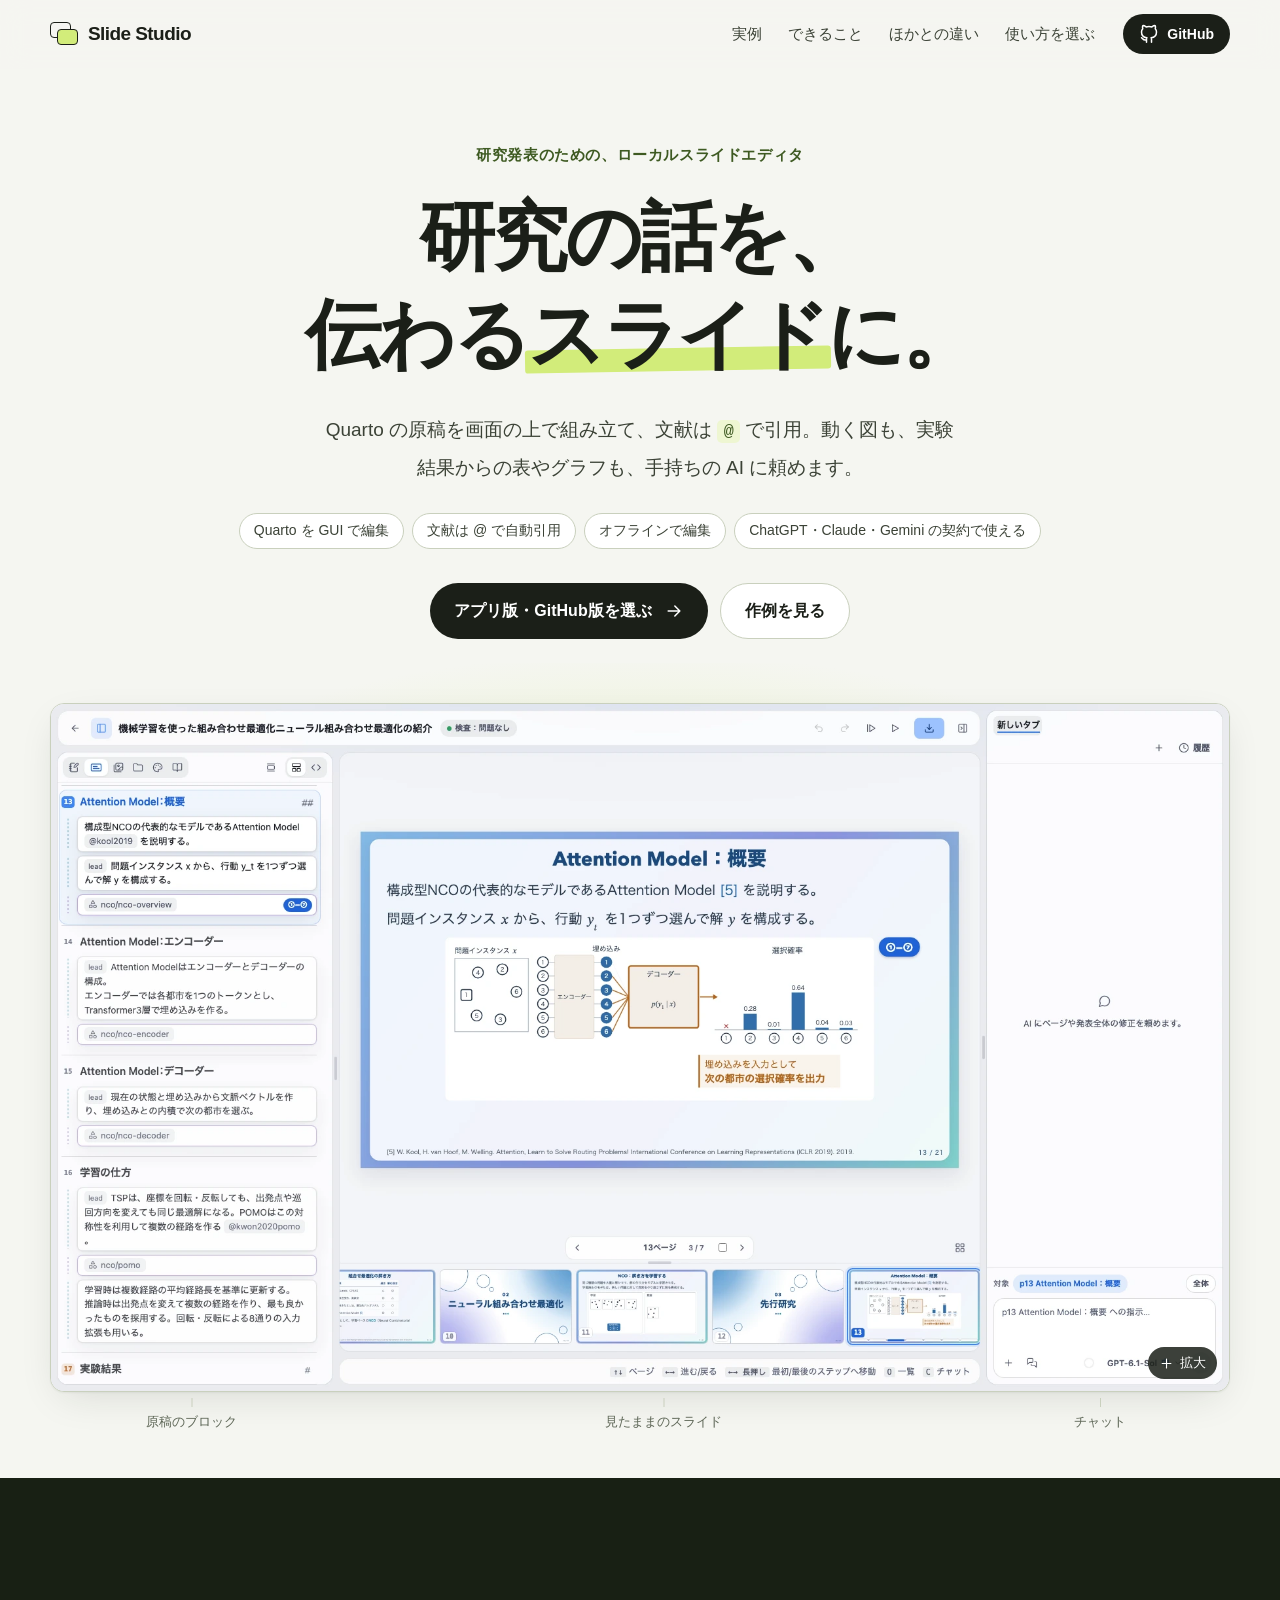
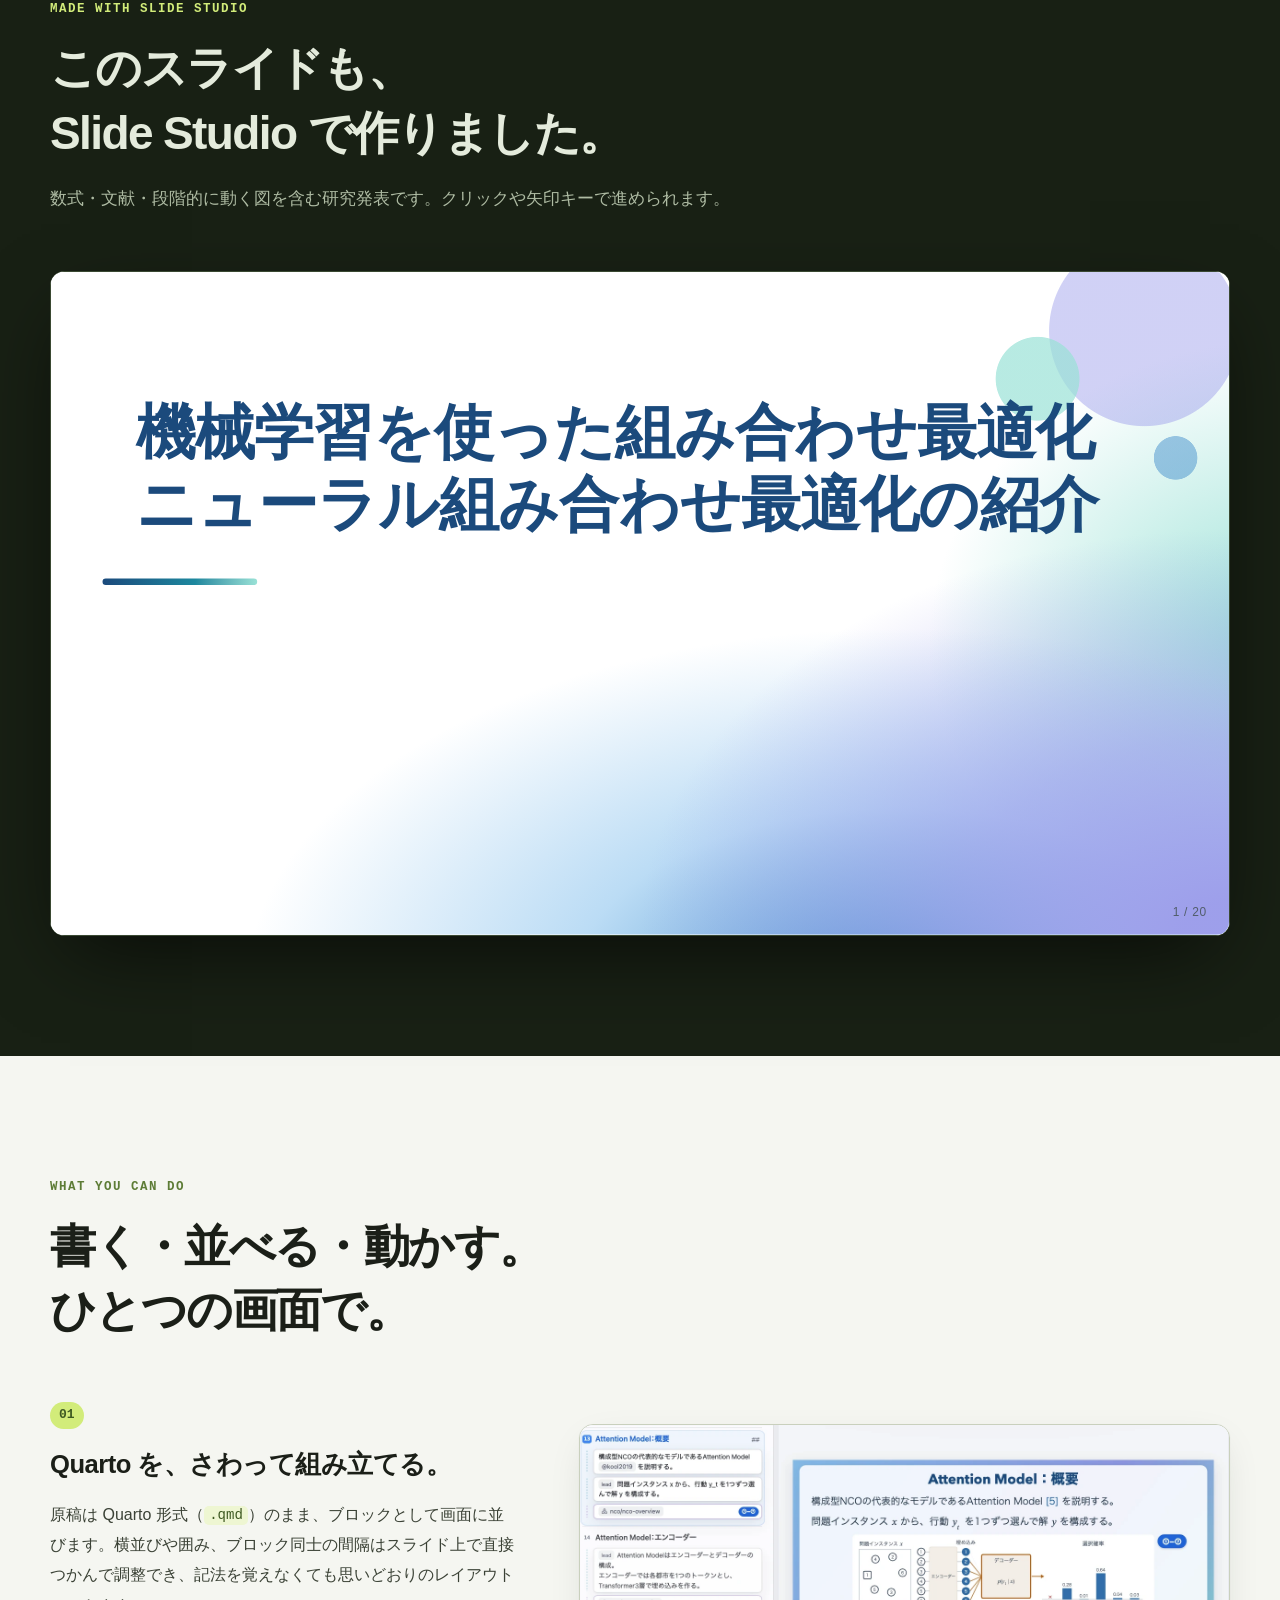
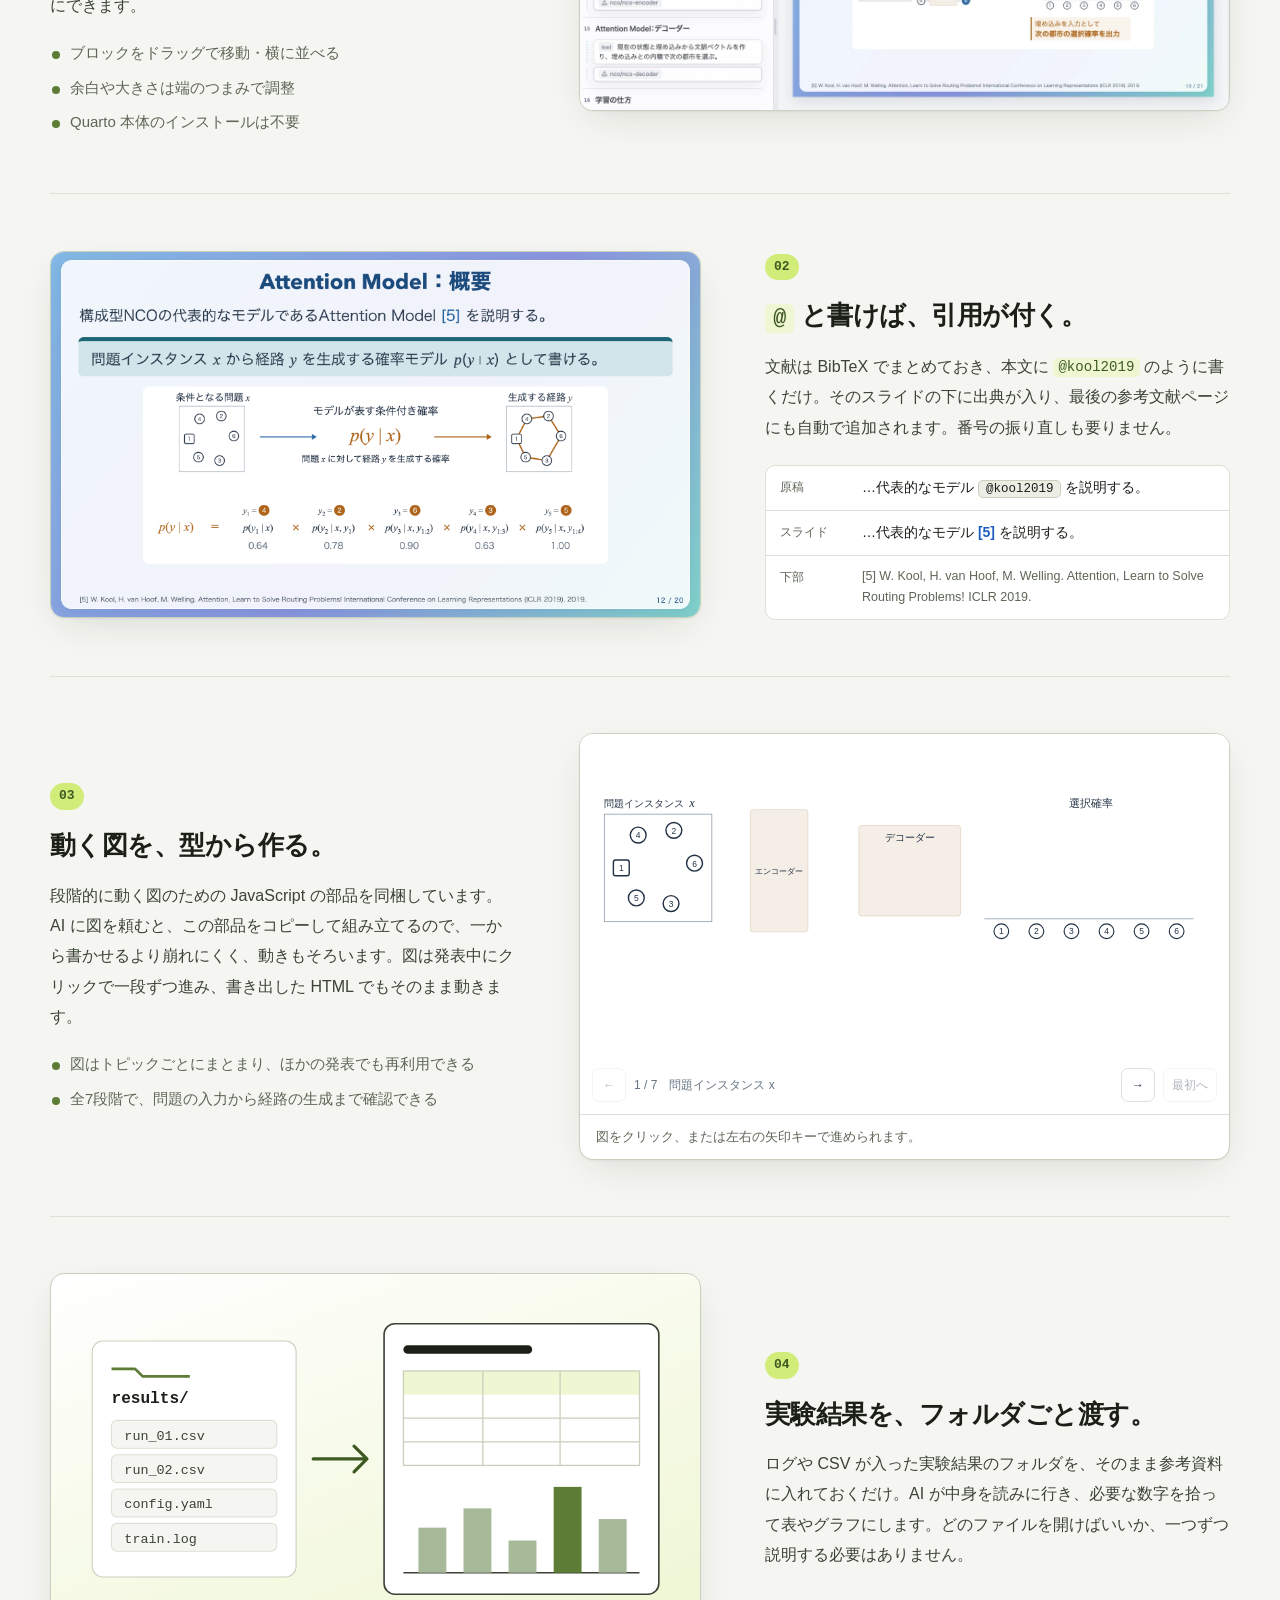
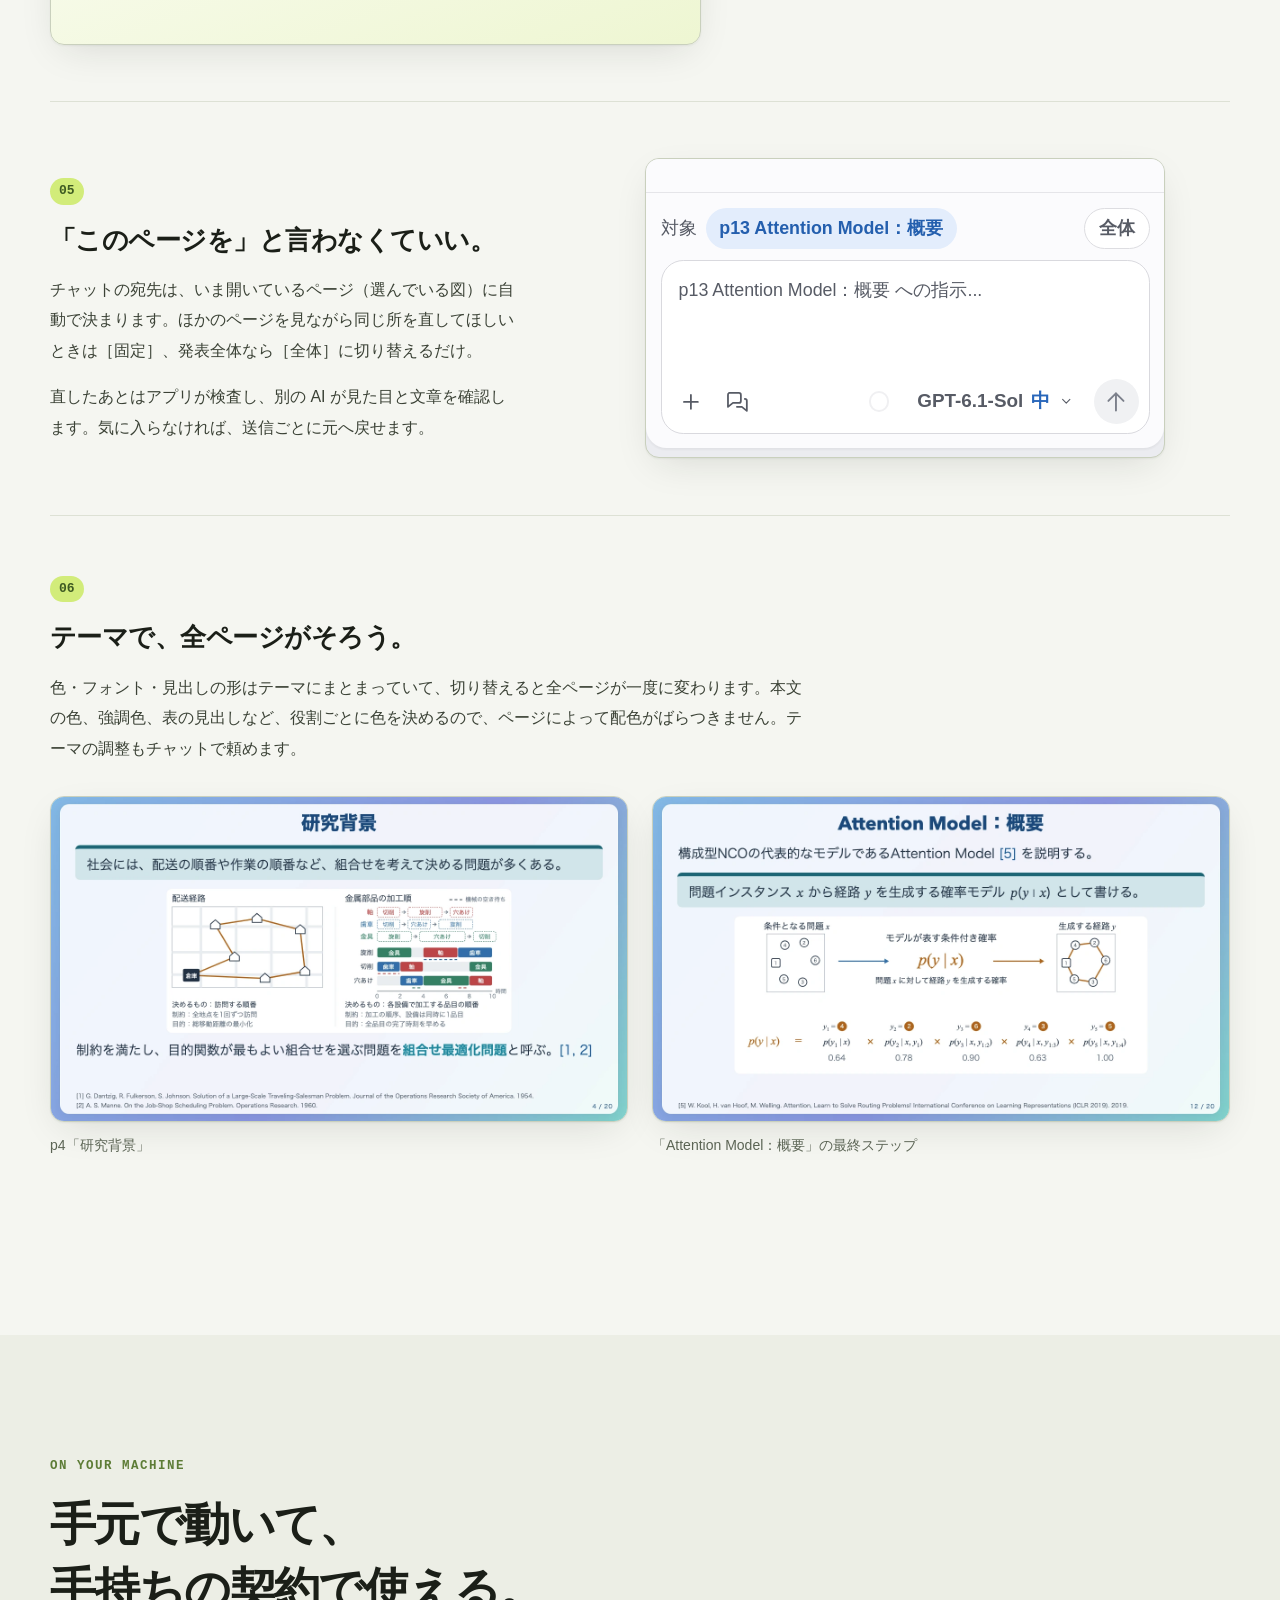
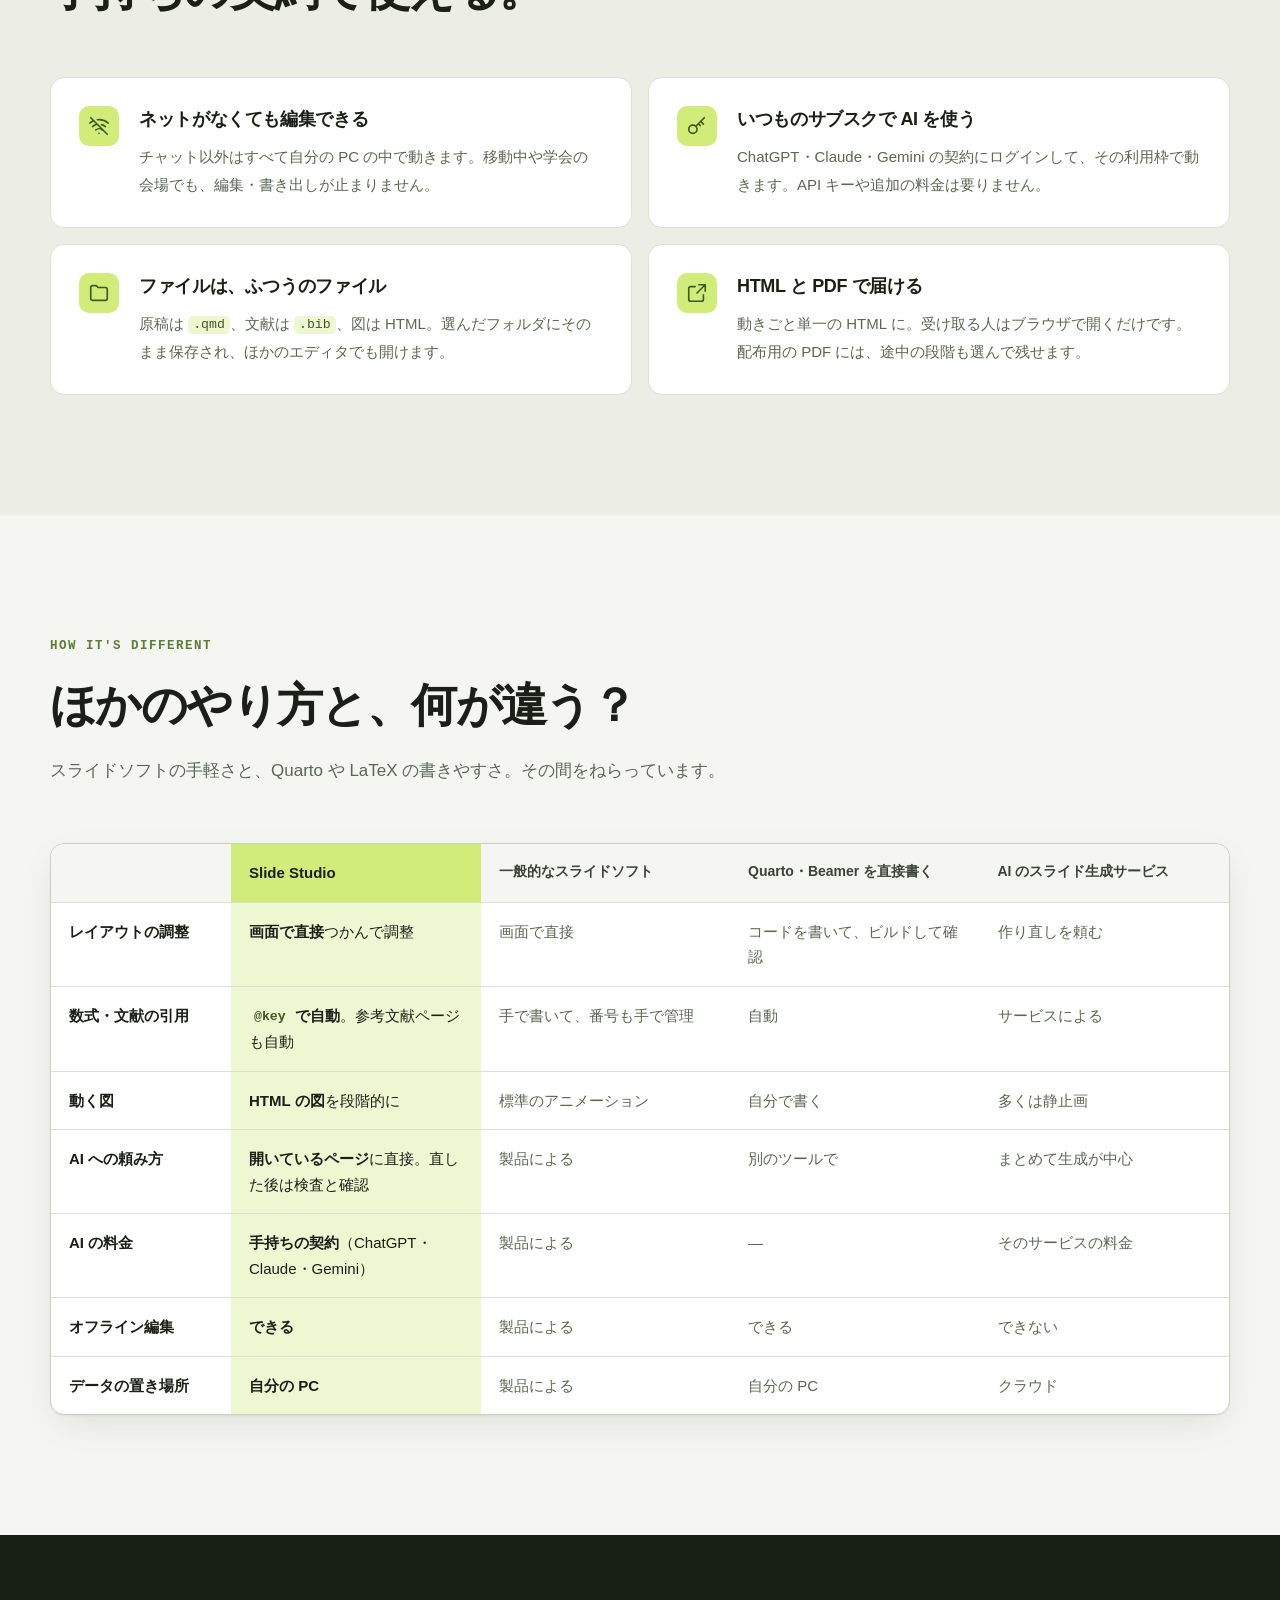
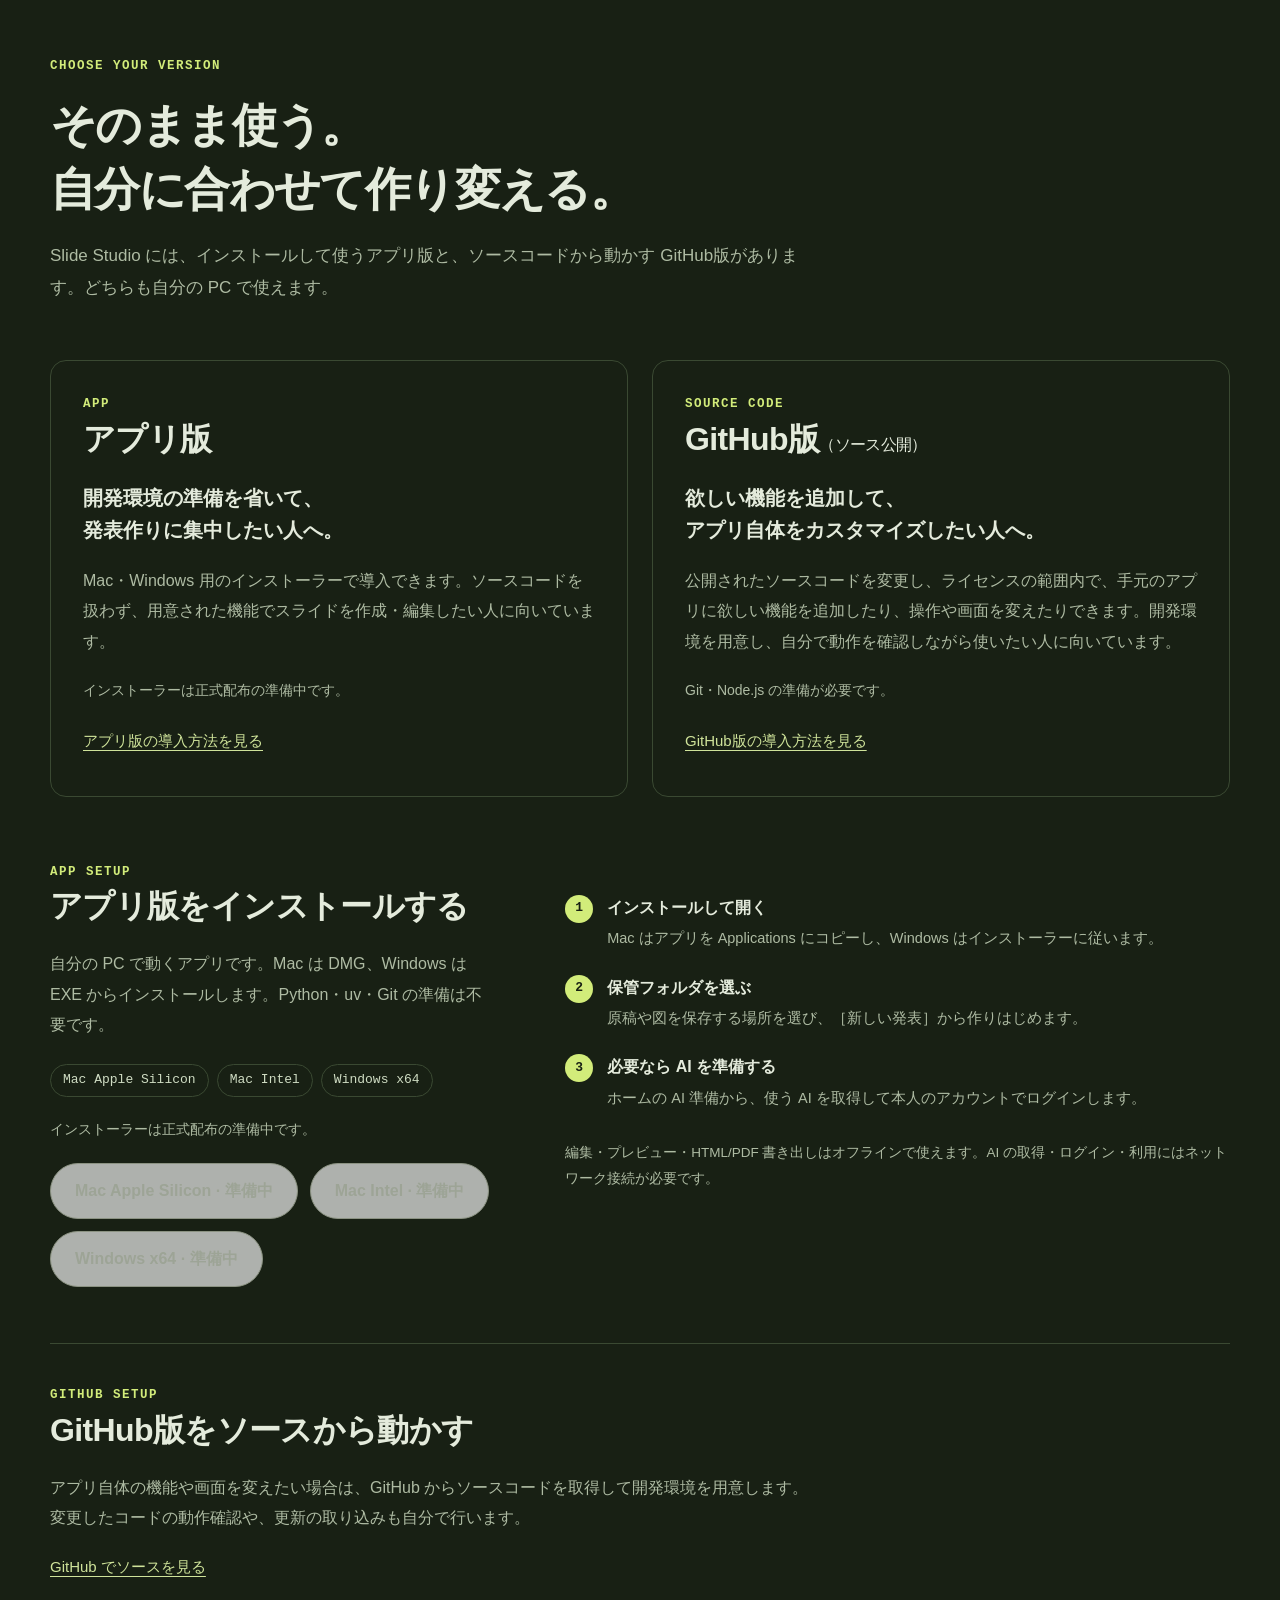
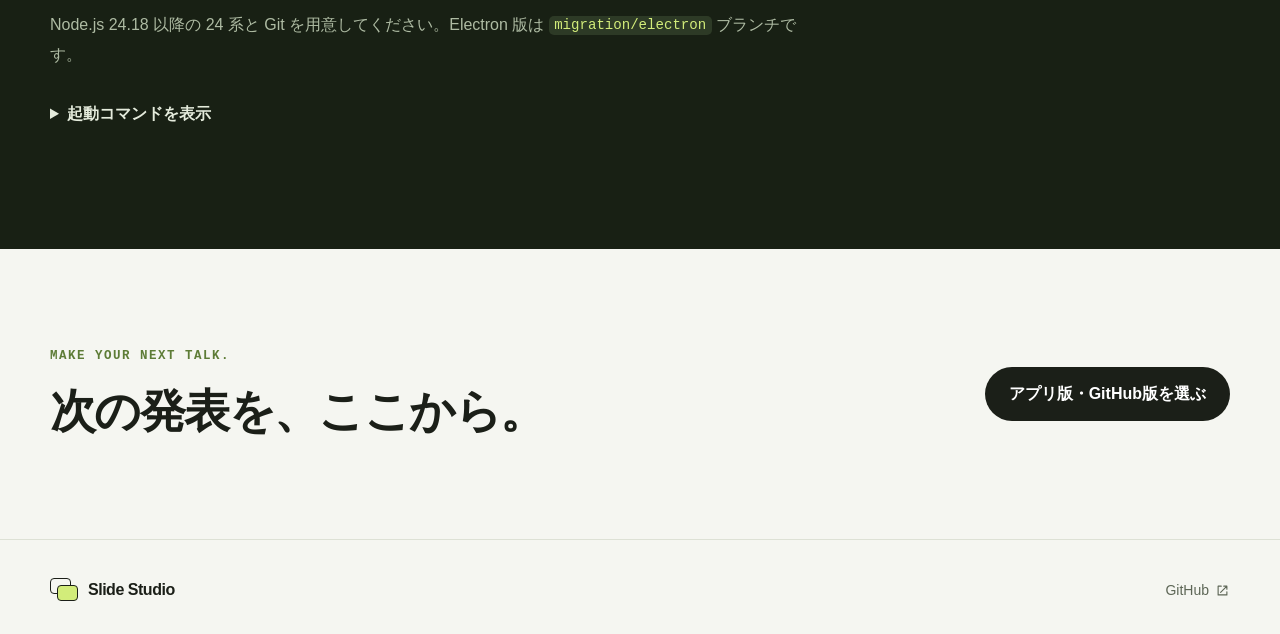
<file: index.html>
<!doctype html>
<html lang="ja">
  <head>
    <meta charset="utf-8">
    <meta name="viewport" content="width=device-width, initial-scale=1">
    <meta name="theme-color" content="#f5f6f1">
    <meta name="description" content="Slide Studio は研究発表のためのローカルスライドエディタ。Quarto の原稿を画面上で組み立て、@ で文献を引用し、動く図も手持ちの ChatGPT・Claude・Gemini と一緒に作れます。">
    <meta property="og:type" content="website">
    <meta property="og:locale" content="ja_JP">
    <meta property="og:title" content="Slide Studio — 研究の話を、伝わるスライドに。">
    <meta property="og:description" content="Quarto を画面で組み立て、文献は @ で引用、動く図も。研究発表のためのローカルスライドエディタ。">
    <title>Slide Studio — 研究の話を、伝わるスライドに。</title>
    <link rel="icon" type="image/svg+xml" href="assets/favicon.svg">
    <link rel="stylesheet" href="styles.css">
    <script src="script.js" defer></script>
  </head>
  <body>
    <a class="skip-link" href="#main">本文へ移動</a>
    <svg class="icon-definitions" xmlns="http://www.w3.org/2000/svg" aria-hidden="true">
      <symbol id="i-arrow" viewBox="0 0 24 24"><path d="M5 12h14m-6-6 6 6-6 6"/></symbol>
      <symbol id="i-external" viewBox="0 0 24 24"><path d="M14 5h5v5m0-5L9 15m10-1v5H5V5h5"/></symbol>
      <symbol id="i-github" viewBox="0 0 24 24"><path d="M9 19c-4.3 1.3-4.3-2-6-2.5M15 22v-3.4c0-1 .1-1.5-.5-2.1 3.3-.4 6.5-1.6 6.5-7a5.5 5.5 0 0 0-1.5-3.8 5 5 0 0 0-.1-3.7s-1.2-.4-3.9 1.5a13.5 13.5 0 0 0-7 0C5.8 1.6 4.6 2 4.6 2a5 5 0 0 0-.1 3.7A5.5 5.5 0 0 0 3 9.5c0 5.4 3.2 6.6 6.5 7-.5.5-.6 1.1-.5 2.1V22"/></symbol>
      <symbol id="i-copy" viewBox="0 0 24 24"><rect x="8" y="8" width="12" height="13" rx="2"/><path d="M16 8V5a2 2 0 0 0-2-2H5a2 2 0 0 0-2 2v9a2 2 0 0 0 2 2h3"/></symbol>
      <symbol id="i-check" viewBox="0 0 24 24"><path d="m5 12 4 4L19 6"/></symbol>
      <symbol id="i-plus" viewBox="0 0 24 24"><path d="M12 5v14M5 12h14"/></symbol>
      <symbol id="i-offline" viewBox="0 0 24 24"><path d="M2 8.8a15 15 0 0 1 4.2-2.6m4-1a15 15 0 0 1 11.8 3.6M5 12.6a10 10 0 0 1 4-2.2m5.7.1A10 10 0 0 1 19 12.6M8.5 16.4a5 5 0 0 1 7 0M12 20h.01M3 3l18 18"/></symbol>
      <symbol id="i-key" viewBox="0 0 24 24"><circle cx="7.5" cy="15.5" r="4.5"/><path d="m10.7 12.3 9.3-9.3m-4 4 3 3m-5.5-.5 2 2"/></symbol>
      <symbol id="i-folder" viewBox="0 0 24 24"><path d="M3 6a2 2 0 0 1 2-2h4l2 2h8a2 2 0 0 1 2 2v10a2 2 0 0 1-2 2H5a2 2 0 0 1-2-2z"/></symbol>
      <symbol id="i-share" viewBox="0 0 24 24"><path d="M14 3h7v7m0-7-9 9M10 5H5a2 2 0 0 0-2 2v12a2 2 0 0 0 2 2h12a2 2 0 0 0 2-2v-5"/></symbol>
    </svg>

    <header class="site-header">
      <div class="container header-inner">
        <a class="brand" href="#" aria-label="Slide Studio トップへ"><span class="brand-mark" aria-hidden="true"><span></span><span></span></span>Slide Studio</a>
        <nav class="desktop-nav" aria-label="メインナビゲーション">
          <a href="#slides">実例</a><a href="#features">できること</a><a href="#compare">ほかとの違い</a><a href="#start">使い方を選ぶ</a>
        </nav>
        <a class="header-start" href="https://github.com/edoaki/slide-studio" target="_blank" rel="noopener noreferrer"><svg class="icon"><use href="#i-github"/></svg><span>GitHub</span></a>
      </div>
    </header>

    <main id="main">
      <!-- HERO -->
      <section class="hero" aria-labelledby="hero-heading">
        <div class="container">
          <div class="hero-copy">
            <p class="kicker">研究発表のための、ローカルスライドエディタ</p>
            <h1 id="hero-heading">研究の話を、<br>伝わる<span class="highlight">スライド</span>に。</h1>
            <p class="hero-lead">Quarto の原稿を画面の上で組み立て、文献は <code>@</code> で引用。動く図も、実験結果からの表やグラフも、手持ちの AI に頼めます。</p>
            <ul class="hero-tags" aria-label="特長">
              <li>Quarto を GUI で編集</li>
              <li>文献は @ で自動引用</li>
              <li>オフラインで編集</li>
              <li>ChatGPT・Claude・Gemini の契約で使える</li>
            </ul>
            <div class="hero-actions">
              <a class="button button-primary" href="#start">アプリ版・GitHub版を選ぶ <svg class="icon"><use href="#i-arrow"/></svg></a>
              <a class="button button-ghost" href="#slides">作例を見る</a>
            </div>
          </div>

          <figure class="hero-figure">
            <button class="shot" type="button" data-zoom="assets/screenshots/editor.webp" data-caption="左に原稿のブロック、中央にスライド、右にチャット。実際の編集画面です。" aria-label="編集画面のスクリーンショットを拡大">
              <img src="assets/screenshots/editor.webp" width="1800" height="1050" alt="左に原稿のブロック、中央に図付きのスライド、右にチャットを並べた Slide Studio の編集画面" fetchpriority="high">
              <span class="zoom-hint"><svg class="icon"><use href="#i-plus"/></svg> 拡大</span>
            </button>
            <figcaption class="hero-callouts" aria-hidden="true">
              <span style="--cx:12%">原稿のブロック</span>
              <span style="--cx:52%">見たままのスライド</span>
              <span style="--cx:89%">チャット</span>
            </figcaption>
          </figure>
        </div>
      </section>

      <!-- DEMO -->
      <section class="demo section" id="slides" aria-labelledby="slides-heading">
        <div class="container">
          <div class="section-head">
            <p class="kicker">MADE WITH SLIDE STUDIO</p>
            <h2 id="slides-heading">このスライドも、<br>Slide Studio で作りました。</h2>
            <p class="section-lead">数式・文献・段階的に動く図を含む研究発表です。クリックや矢印キーで進められます。</p>
          </div>
          <div class="demo-frame">
            <iframe id="slide-frame" class="slide-frame" src="assets/slides/nco-intro.html" title="研究発表の実例：機械学習を使った組み合わせ最適化" loading="lazy" allow="fullscreen"></iframe>
          </div>
        </div>
      </section>

      <!-- FEATURES -->
      <section class="features section" id="features" aria-labelledby="features-heading">
        <div class="container">
          <div class="section-head">
            <p class="kicker">WHAT YOU CAN DO</p>
            <h2 id="features-heading">書く・並べる・動かす。<br>ひとつの画面で。</h2>
          </div>

          <article class="feature">
            <div class="feature-text">
              <span class="feature-no">01</span>
              <h3>Quarto を、さわって組み立てる。</h3>
              <p>原稿は Quarto 形式（<code>.qmd</code>）のまま、ブロックとして画面に並びます。横並びや囲み、ブロック同士の間隔はスライド上で直接つかんで調整でき、記法を覚えなくても思いどおりのレイアウトにできます。</p>
              <ul class="feature-list">
                <li>ブロックをドラッグで移動・横に並べる</li>
                <li>余白や大きさは端のつまみで調整</li>
                <li>Quarto 本体のインストールは不要</li>
              </ul>
            </div>
            <button class="shot crop" type="button" style="--x:10;--y:120;--cw:1410;--ch:620" data-zoom="assets/screenshots/editor.webp" data-caption="左は原稿のブロック表示、右はそのページのスライド。どちらからでも編集できます。" aria-label="原稿ブロックとスライドの画面を拡大">
              <img src="assets/screenshots/editor.webp" width="1800" height="1050" alt="原稿のブロック表示と、対応するスライドを並べた画面" loading="lazy">
            </button>
          </article>

          <article class="feature">
            <div class="feature-text">
              <span class="feature-no">02</span>
              <h3><code>@</code> と書けば、引用が付く。</h3>
              <p>文献は BibTeX でまとめておき、本文に <code>@kool2019</code> のように書くだけ。そのスライドの下に出典が入り、最後の参考文献ページにも自動で追加されます。番号の振り直しも要りません。</p>
              <div class="cite-demo" aria-hidden="true">
                <div class="cite-row"><span class="cite-label">原稿</span><span>…代表的なモデル <span class="cite-chip">@kool2019</span> を説明する。</span></div>
                <div class="cite-row"><span class="cite-label">スライド</span><span>…代表的なモデル <span class="cite-ref">[5]</span> を説明する。</span></div>
                <div class="cite-row cite-foot"><span class="cite-label">下部</span><span>[5] W. Kool, H. van Hoof, M. Welling. Attention, Learn to Solve Routing Problems! ICLR 2019.</span></div>
              </div>
            </div>
            <button class="shot" type="button" data-zoom="assets/slides/citation-example.webp" data-caption="本文の @kool2019 が [5] になり、スライドの下に出典が入っています。" aria-label="引用が入ったスライドの画面を拡大">
              <img src="assets/slides/citation-example.webp" width="3840" height="2160" alt="Attention Model：概要のスライド。本文の引用番号 [5] と、下部に自動で入った出典" loading="lazy">
            </button>
          </article>

          <article class="feature">
            <div class="feature-text">
              <span class="feature-no">03</span>
              <h3>動く図を、型から作る。</h3>
              <p>段階的に動く図のための JavaScript の部品を同梱しています。AI に図を頼むと、この部品をコピーして組み立てるので、一から書かせるより崩れにくく、動きもそろいます。図は発表中にクリックで一段ずつ進み、書き出した HTML でもそのまま動きます。</p>
              <ul class="feature-list">
                <li>図はトピックごとにまとまり、ほかの発表でも再利用できる</li>
                <li>全7段階で、問題の入力から経路の生成まで確認できる</li>
              </ul>
            </div>
            <figure class="figure-demo">
              <iframe class="figure-frame" src="assets/figures/nco-overview/index.html" title="構成型NCOの処理：7段階で操作できるHTMLの図" loading="lazy"></iframe>
              <figcaption>図をクリック、または左右の矢印キーで進められます。</figcaption>
            </figure>
          </article>

          <article class="feature">
            <div class="feature-text">
              <span class="feature-no">04</span>
              <h3>実験結果を、フォルダごと渡す。</h3>
              <p>ログや CSV が入った実験結果のフォルダを、そのまま参考資料に入れておくだけ。AI が中身を読みに行き、必要な数字を拾って表やグラフにします。どのファイルを開けばいいか、一つずつ説明する必要はありません。</p>
            </div>
            <div class="data-visual" role="img" aria-label="results フォルダの CSV やログから、表と棒グラフのスライドができる様子">
              <svg viewBox="0 0 560 300" aria-hidden="true">
                <rect x="16" y="40" width="190" height="220" rx="10" class="dv-card"/>
                <path d="M34 66h22l7 7h44" class="dv-folder"/>
                <text x="34" y="98" class="dv-title">results/</text>
                <g class="dv-file"><rect x="34" y="114" width="154" height="26" rx="5"/><text x="46" y="132">run_01.csv</text></g>
                <g class="dv-file"><rect x="34" y="146" width="154" height="26" rx="5"/><text x="46" y="164">run_02.csv</text></g>
                <g class="dv-file"><rect x="34" y="178" width="154" height="26" rx="5"/><text x="46" y="196">config.yaml</text></g>
                <g class="dv-file"><rect x="34" y="210" width="154" height="26" rx="5"/><text x="46" y="228">train.log</text></g>
                <path d="M222 150h50m-12-12 12 12-12 12" class="dv-arrow"/>
                <rect x="288" y="24" width="256" height="252" rx="10" class="dv-slide"/>
                <rect x="306" y="44" width="120" height="8" rx="4" class="dv-head"/>
                <g class="dv-table">
                  <rect x="306" y="68" width="220" height="22" class="dv-th"/>
                  <path d="M306 112h220M306 134h220M380 68v88M452 68v88"/>
                  <rect x="306" y="68" width="220" height="88" class="dv-outline"/>
                </g>
                <g class="dv-bars">
                  <path d="M306 256h220" class="dv-axis"/>
                  <rect x="320" y="214" width="26" height="42"/>
                  <rect x="362" y="196" width="26" height="60"/>
                  <rect x="404" y="226" width="26" height="30"/>
                  <rect x="446" y="176" width="26" height="80" class="dv-bar-accent"/>
                  <rect x="488" y="206" width="26" height="50"/>
                </g>
              </svg>
            </div>
          </article>

          <article class="feature">
            <div class="feature-text">
              <span class="feature-no">05</span>
              <h3>「このページを」と言わなくていい。</h3>
              <p>チャットの宛先は、いま開いているページ（選んでいる図）に自動で決まります。ほかのページを見ながら同じ所を直してほしいときは［固定］、発表全体なら［全体］に切り替えるだけ。</p>
              <p>直したあとはアプリが検査し、別の AI が見た目と文章を確認します。気に入らなければ、送信ごとに元へ戻せます。</p>
            </div>
            <div class="chat-preview" role="img" aria-label="チャット入力欄の例。対象は p13 Attention Model：概要。全体ボタン、指示の入力欄、GPT-6.1-Sol のモデル表示が並んでいます。">
              <div class="chat-preview-top"></div>
              <div class="chat-preview-panel">
                <div class="chat-preview-target">
                  <span>対象</span>
                  <span class="chat-preview-page">p13 Attention Model：概要</span>
                  <span class="chat-preview-scope">全体</span>
                </div>
                <div class="chat-preview-composer">
                  <div class="chat-preview-placeholder">p13 Attention Model：概要 への指示...</div>
                  <div class="chat-preview-toolbar">
                    <svg class="chat-preview-icon" viewBox="0 0 24 24" aria-hidden="true"><path d="M12 5v14M5 12h14"/></svg>
                    <svg class="chat-preview-icon chat-preview-comments" viewBox="0 0 24 24" aria-hidden="true"><path d="M4 3h10a2 2 0 0 1 2 2v6a2 2 0 0 1-2 2H8l-5 4V5a2 2 0 0 1 1-2Z"/><path d="M12 17h5l5 4V11a2 2 0 0 0-2-2"/></svg>
                    <span class="chat-preview-spacer"></span>
                    <span class="chat-preview-indicator"></span>
                    <span class="chat-preview-model">GPT-6.1-Sol <span>中</span></span>
                    <svg class="chat-preview-chevron" viewBox="0 0 24 24" aria-hidden="true"><path d="m6 9 6 6 6-6"/></svg>
                    <span class="chat-preview-send"><svg viewBox="0 0 24 24" aria-hidden="true"><path d="M12 20V4m-7 7 7-7 7 7"/></svg></span>
                  </div>
                </div>
              </div>
            </div>
          </article>

          <article class="feature feature-theme">
            <div class="feature-text">
              <span class="feature-no">06</span>
              <h3>テーマで、全ページがそろう。</h3>
              <p>色・フォント・見出しの形はテーマにまとまっていて、切り替えると全ページが一度に変わります。本文の色、強調色、表の見出しなど、役割ごとに色を決めるので、ページによって配色がばらつきません。テーマの調整もチャットで頼めます。</p>
            </div>
            <div class="theme-examples">
              <figure>
                <button class="shot" type="button" data-zoom="assets/slides/theme-background.webp" data-caption="p4「研究背景」。mist テーマを適用した実際のスライドです。" aria-label="p4「研究背景」のスライドを拡大">
                  <img src="assets/slides/theme-background.webp" width="1280" height="720" alt="研究背景のスライド。本文と配送・作業の順番を表す図に共通のテーマを適用" loading="lazy">
                </button>
                <figcaption>p4「研究背景」</figcaption>
              </figure>
              <figure>
                <button class="shot" type="button" data-zoom="assets/slides/theme-attention-overview.webp" data-caption="「Attention Model：概要」の最終ステップ。mist テーマを適用した実際のスライドです。" aria-label="「Attention Model：概要」の最終ステップを拡大">
                  <img src="assets/slides/theme-attention-overview.webp" width="1280" height="720" alt="Attention Model：概要の最終ステップ。数式と図に研究背景と同じテーマを適用" loading="lazy">
                </button>
                <figcaption>「Attention Model：概要」の最終ステップ</figcaption>
              </figure>
            </div>
          </article>
        </div>
      </section>

      <!-- BASICS -->
      <section class="basics section" aria-labelledby="basics-heading">
        <div class="container">
          <div class="section-head">
            <p class="kicker">ON YOUR MACHINE</p>
            <h2 id="basics-heading">手元で動いて、<br>手持ちの契約で使える。</h2>
          </div>
          <div class="basics-grid">
            <article class="basic-card">
              <svg class="icon basic-icon"><use href="#i-offline"/></svg>
              <h3>ネットがなくても編集できる</h3>
              <p>チャット以外はすべて自分の PC の中で動きます。移動中や学会の会場でも、編集・書き出しが止まりません。</p>
            </article>
            <article class="basic-card">
              <svg class="icon basic-icon"><use href="#i-key"/></svg>
              <h3>いつものサブスクで AI を使う</h3>
              <p>ChatGPT・Claude・Gemini の契約にログインして、その利用枠で動きます。API キーや追加の料金は要りません。</p>
            </article>
            <article class="basic-card">
              <svg class="icon basic-icon"><use href="#i-folder"/></svg>
              <h3>ファイルは、ふつうのファイル</h3>
              <p>原稿は <code>.qmd</code>、文献は <code>.bib</code>、図は HTML。選んだフォルダにそのまま保存され、ほかのエディタでも開けます。</p>
            </article>
            <article class="basic-card">
              <svg class="icon basic-icon"><use href="#i-share"/></svg>
              <h3>HTML と PDF で届ける</h3>
              <p>動きごと単一の HTML に。受け取る人はブラウザで開くだけです。配布用の PDF には、途中の段階も選んで残せます。</p>
            </article>
          </div>
        </div>
      </section>

      <!-- COMPARE -->
      <section class="compare section" id="compare" aria-labelledby="compare-heading">
        <div class="container">
          <div class="section-head">
            <p class="kicker">HOW IT'S DIFFERENT</p>
            <h2 id="compare-heading">ほかのやり方と、何が違う？</h2>
            <p class="section-lead">スライドソフトの手軽さと、Quarto や LaTeX の書きやすさ。その間をねらっています。</p>
          </div>
          <div class="table-scroll" tabindex="0" role="region" aria-labelledby="compare-heading">
            <table class="compare-table">
              <thead>
                <tr><th scope="col"><span class="sr-only">項目</span></th><th scope="col" class="is-us">Slide Studio</th><th scope="col">一般的なスライドソフト</th><th scope="col">Quarto・Beamer を直接書く</th><th scope="col">AI のスライド生成サービス</th></tr>
              </thead>
              <tbody>
                <tr><th scope="row">レイアウトの調整</th><td class="is-us"><b>画面で直接</b>つかんで調整</td><td>画面で直接</td><td>コードを書いて、ビルドして確認</td><td>作り直しを頼む</td></tr>
                <tr><th scope="row">数式・文献の引用</th><td class="is-us"><b><code>@key</code> で自動</b>。参考文献ページも自動</td><td>手で書いて、番号も手で管理</td><td>自動</td><td>サービスによる</td></tr>
                <tr><th scope="row">動く図</th><td class="is-us"><b>HTML の図</b>を段階的に</td><td>標準のアニメーション</td><td>自分で書く</td><td>多くは静止画</td></tr>
                <tr><th scope="row">AI への頼み方</th><td class="is-us"><b>開いているページ</b>に直接。直した後は検査と確認</td><td>製品による</td><td>別のツールで</td><td>まとめて生成が中心</td></tr>
                <tr><th scope="row">AI の料金</th><td class="is-us"><b>手持ちの契約</b>（ChatGPT・Claude・Gemini）</td><td>製品による</td><td>—</td><td>そのサービスの料金</td></tr>
                <tr><th scope="row">オフライン編集</th><td class="is-us"><b>できる</b></td><td>製品による</td><td>できる</td><td>できない</td></tr>
                <tr><th scope="row">データの置き場所</th><td class="is-us"><b>自分の PC</b></td><td>製品による</td><td>自分の PC</td><td>クラウド</td></tr>
              </tbody>
            </table>
          </div>
        </div>
      </section>

      <!-- START -->
      <section class="start section" id="start" aria-labelledby="start-heading"><div class="container">
        <div class="section-head">
          <p class="kicker">CHOOSE YOUR VERSION</p>
          <h2 id="start-heading">そのまま使う。<br>自分に合わせて作り変える。</h2>
          <p class="section-lead">Slide Studio には、インストールして使うアプリ版と、ソースコードから動かす GitHub版があります。どちらも自分の PC で使えます。</p>
        </div>
        <div class="version-options">
          <article class="version-card" aria-labelledby="app-version-heading">
            <p class="kicker">APP</p>
            <h3 id="app-version-heading">アプリ版</h3>
            <p class="version-audience">開発環境の準備を省いて、<br>発表作りに集中したい人へ。</p>
            <p>Mac・Windows 用のインストーラーで導入できます。ソースコードを扱わず、用意された機能でスライドを作成・編集したい人に向いています。</p>
            <p class="version-status">インストーラーは正式配布の準備中です。</p>
            <a class="inline-link" href="#app-start">アプリ版の導入方法を見る</a>
          </article>
          <article class="version-card" aria-labelledby="github-version-heading">
            <p class="kicker">SOURCE CODE</p>
            <h3 id="github-version-heading">GitHub版<span>（ソース公開）</span></h3>
            <p class="version-audience">欲しい機能を追加して、<br>アプリ自体をカスタマイズしたい人へ。</p>
            <p>公開されたソースコードを変更し、ライセンスの範囲内で、手元のアプリに欲しい機能を追加したり、操作や画面を変えたりできます。開発環境を用意し、自分で動作を確認しながら使いたい人に向いています。</p>
            <p class="version-status">Git・Node.js の準備が必要です。</p>
            <a class="inline-link" href="#github-start">GitHub版の導入方法を見る</a>
          </article>
        </div>
        <div class="start-layout" id="app-start">
        <div class="start-intro">
          <p class="kicker">APP SETUP</p>
          <h3>アプリ版をインストールする</h3>
          <p>自分の PC で動くアプリです。Mac は DMG、Windows は EXE からインストールします。Python・uv・Git の準備は不要です。</p>
          <div class="requirements"><span>Mac Apple Silicon</span><span>Mac Intel</span><span>Windows x64</span></div>
          <p class="setup-note" id="download-status">インストーラーは正式配布の準備中です。</p>
          <div class="download-options" aria-label="アプリのダウンロード">
            <button class="button button-ghost" data-download="mac-arm64" disabled>Mac Apple Silicon · 準備中</button>
            <button class="button button-ghost" data-download="mac-x64" disabled>Mac Intel · 準備中</button>
            <button class="button button-ghost" data-download="win-x64" disabled>Windows x64 · 準備中</button>
          </div>
        </div>
        <div class="start-instructions">
          <ol class="first-steps">
            <li><span>1</span><div><strong>インストールして開く</strong><p>Mac はアプリを Applications にコピーし、Windows はインストーラーに従います。</p></div></li>
            <li><span>2</span><div><strong>保管フォルダを選ぶ</strong><p>原稿や図を保存する場所を選び、［新しい発表］から作りはじめます。</p></div></li>
            <li><span>3</span><div><strong>必要なら AI を準備する</strong><p>ホームの AI 準備から、使う AI を取得して本人のアカウントでログインします。</p></div></li>
          </ol>
          <p class="setup-note">編集・プレビュー・HTML/PDF 書き出しはオフラインで使えます。AI の取得・ログイン・利用にはネットワーク接続が必要です。</p>
        </div>
        </div>
        <div class="github-start" id="github-start" aria-labelledby="github-start-heading">
          <p class="kicker">GITHUB SETUP</p>
          <h3 id="github-start-heading">GitHub版をソースから動かす</h3>
          <p>アプリ自体の機能や画面を変えたい場合は、GitHub からソースコードを取得して開発環境を用意します。変更したコードの動作確認や、更新の取り込みも自分で行います。</p>
          <a class="inline-link" href="https://github.com/edoaki/slide-studio/tree/migration/electron" target="_blank" rel="noopener noreferrer">GitHub でソースを見る</a>
          <p>Node.js 24.18 以降の 24 系と Git を用意してください。Electron 版は <code>migration/electron</code> ブランチです。</p>
          <details class="source-start"><summary>起動コマンドを表示</summary>
            <div class="terminal"><div class="terminal-header"><span>TERMINAL</span><button id="copy-command" class="copy-button" type="button" aria-label="導入コマンドをコピー"><svg class="icon"><use href="#i-copy"/></svg><span>コピー</span></button></div><pre><code><span class="code-comment"># Electron 版を取得して、起動</span>
<span class="code-prompt">$</span> git clone --branch migration/electron https://github.com/edoaki/slide-studio.git
<span class="code-prompt">$</span> cd slide-studio
<span class="code-prompt">$</span> npm install
<span class="code-prompt">$</span> <span class="code-highlight">npm start</span></code></pre></div>
            <p id="copy-status" class="sr-only" role="status" aria-live="polite"></p>
            <p><code>npm run browser</code> で、手元のアプリの編集画面をブラウザーで開けます。</p>
          </details>
        </div>
      </div></section>

      <section class="closing container"><div><p class="kicker">MAKE YOUR NEXT TALK.</p><h2>次の発表を、ここから。</h2></div><a class="button button-primary" href="#start">アプリ版・GitHub版を選ぶ</a></section>
    </main>

    <footer class="site-footer"><div class="container footer-inner"><a class="brand" href="#"><span class="brand-mark" aria-hidden="true"><span></span><span></span></span>Slide Studio</a><a href="https://github.com/edoaki/slide-studio" target="_blank" rel="noopener noreferrer">GitHub <svg class="icon"><use href="#i-external"/></svg></a></div></footer>

    <dialog id="image-dialog" class="image-dialog" aria-label="画面写真の拡大表示"><div class="dialog-toolbar"><span>SLIDE STUDIO / SCREENSHOT</span><button id="close-dialog" type="button" aria-label="拡大表示を閉じる">閉じる <span aria-hidden="true">×</span></button></div><img id="dialog-image" alt="拡大した Slide Studio の画面"><p id="dialog-caption"></p></dialog>
  </body>
</html>
</file>
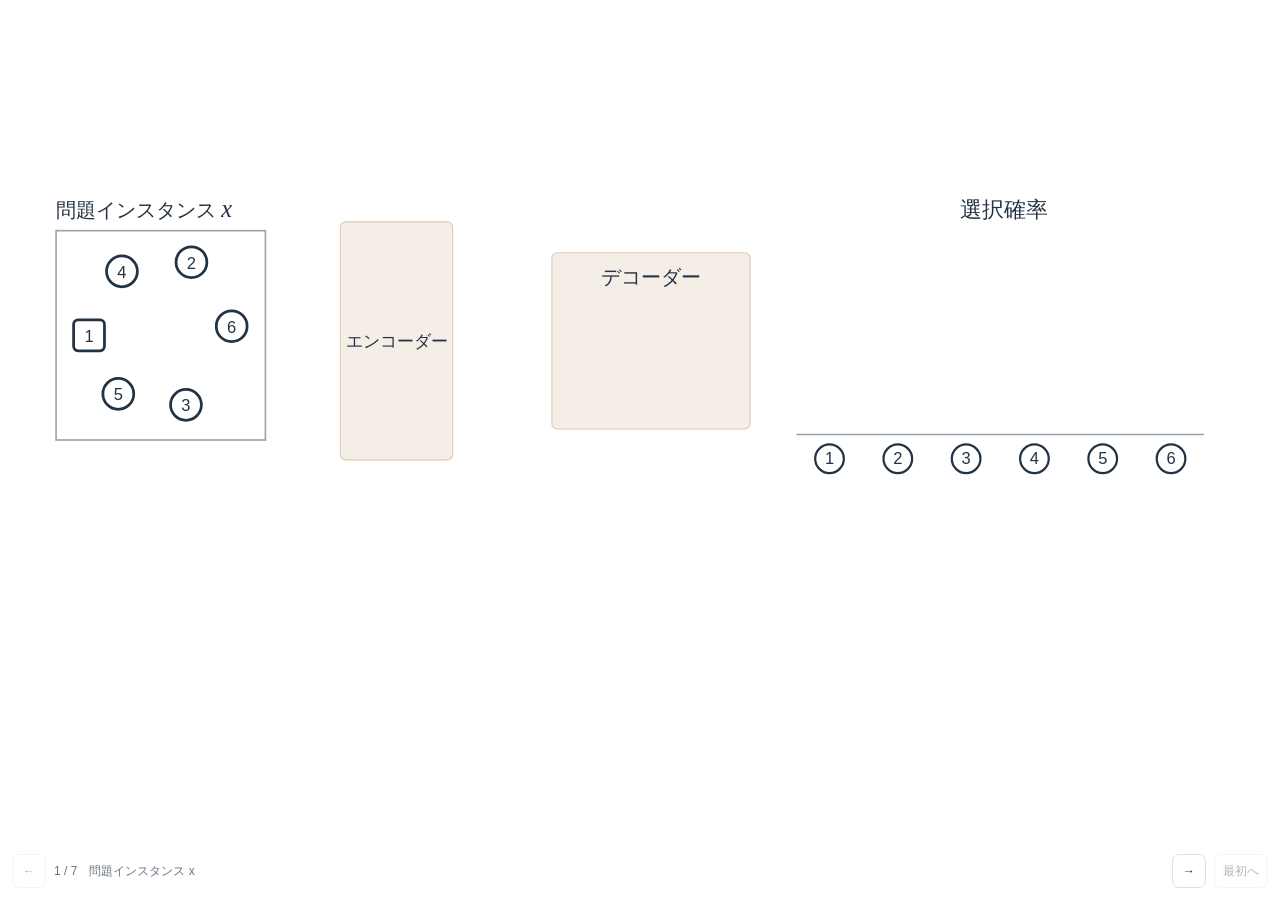
<file: assets/figures/nco-overview/index.html>
<!doctype html>
<html lang="ja">
<head>
  <meta charset="utf-8">
  <meta name="viewport" content="width=device-width,initial-scale=1">
  <title>構成型NCOの処理</title>
  <link rel="stylesheet" href="../runtime/figure.css">
  <link rel="stylesheet" href="style.css">
</head>
<body>
  <header><h1>構成型NCOの処理</h1><span class="slide-studio-step"></span></header>
  <main id="stage" tabindex="0" aria-label="構成型NCOの図。クリックまたは左右の矢印キーで段階を切り替えます。"></main>
  <nav class="controls" aria-label="図の段階">
    <button id="previous" type="button" aria-label="前の段階">←</button>
    <span id="step-status" role="status" aria-live="polite" aria-atomic="true"></span>
    <button id="next" type="button" aria-label="次の段階">→</button>
    <button id="restart" type="button">最初へ</button>
  </nav>
  <script type="module" src="player.mjs"></script>
</body>
</html>
</file>
<file: styles.css>
@charset "UTF-8";
:root {
  --paper:#f5f6f1; --paper-2:#eceee5; --card:#ffffff;
  --ink:#1b1f18; --ink-2:#3b4236; --muted:#5d6656; --line:#dde1d5; --line-2:#c9d0bd;
  --lime:#d2ec7a; --lime-soft:#eef6d2; --green:#3e5a22; --green-2:#5d7c36;
  --night:#182014; --night-2:#222d1d; --night-line:#3a4932; --night-text:#e4ebdc; --night-muted:#aebba3;
  --mono:"SFMono-Regular",ui-monospace,Menlo,Consolas,monospace;
  --sans:-apple-system,BlinkMacSystemFont,"Hiragino Sans","Hiragino Kaku Gothic ProN","Noto Sans JP","Yu Gothic",Meiryo,sans-serif;
  --radius:14px;
  --shadow:0 1px 2px #1b1f180d, 0 12px 40px -12px #1b1f1826;
}
* { box-sizing:border-box; }
html { scroll-behavior:smooth; scroll-padding-top:80px; }
body { margin:0; background:var(--paper); color:var(--ink); font-family:var(--sans); font-size:16px; line-height:1.9; -webkit-font-smoothing:antialiased; font-feature-settings:"palt"; }
a { color:inherit; text-decoration:none; }
button { font:inherit; color:inherit; border:0; cursor:pointer; touch-action:manipulation; }
:focus-visible { outline:3px solid var(--green-2); outline-offset:4px; }
img { display:block; max-width:100%; height:auto; }
figure,h1,h2,h3,p { margin:0; }
code { font-family:var(--mono); font-size:.88em; padding:.1em .38em; border-radius:5px; background:var(--lime-soft); color:var(--green); }
::selection { background:var(--lime); color:var(--ink); }
.container { width:min(1180px,calc(100% - 64px)); margin-inline:auto; }
.section { padding-block:120px; }
.icon { width:20px; height:20px; fill:none; stroke:currentColor; stroke-width:1.8; stroke-linecap:round; stroke-linejoin:round; flex-shrink:0; }
.icon-definitions { position:absolute; width:0; height:0; overflow:hidden; }
.skip-link { position:fixed; top:-80px; left:16px; padding:10px 18px; background:var(--ink); color:#fff; z-index:99; border-radius:6px; }
.skip-link:focus { top:10px; }
.sr-only { position:absolute; width:1px; height:1px; padding:0; margin:-1px; overflow:hidden; clip:rect(0,0,0,0); white-space:nowrap; border:0; }

/* type */
.kicker { font-family:var(--mono); font-size:12.5px; font-weight:600; letter-spacing:.12em; color:var(--green-2); text-transform:uppercase; }
h1 { font-size:clamp(40px,6vw,76px); line-height:1.3; font-weight:800; letter-spacing:-.04em; }
h2 { font-size:clamp(28px,3.6vw,46px); line-height:1.4; font-weight:800; letter-spacing:-.035em; margin-top:14px; }
h3 { font-size:clamp(21px,2vw,26px); line-height:1.5; font-weight:750; letter-spacing:-.02em; }
h3 code { font-size:.85em; }
.section-head { max-width:760px; margin-bottom:56px; }
.section-lead { margin-top:18px; font-size:17px; color:var(--muted); }

/* buttons */
.button { display:inline-flex; align-items:center; justify-content:center; gap:12px; min-height:52px; padding:12px 24px; border-radius:999px; font-size:16px; font-weight:650; transition:background .15s, transform .15s; }
.button-primary { background:var(--ink); color:#fff; }
.button-primary:hover { background:var(--green); }
.button-ghost { border:1.5px solid var(--line-2); background:var(--card); }
.button-ghost:hover { border-color:var(--ink); }
.button:active { transform:translateY(1px); }

/* header */
.site-header { position:sticky; top:0; z-index:20; background:#f5f6f1e6; backdrop-filter:blur(14px); border-bottom:1px solid transparent; }
.header-inner { min-height:68px; display:flex; align-items:center; gap:28px; }
.brand { display:inline-flex; align-items:center; gap:10px; font-size:19px; font-weight:750; letter-spacing:-.03em; white-space:nowrap; }
.brand-mark { width:28px; height:26px; position:relative; flex-shrink:0; }
.brand-mark span { position:absolute; width:21px; height:16px; border:1.8px solid var(--ink); border-radius:4px; }
.brand-mark span:first-child { top:1px; left:0; }
.brand-mark span:last-child { top:8px; left:7px; background:var(--lime); }
.desktop-nav { display:flex; gap:26px; margin-left:auto; font-size:15px; color:var(--ink-2); }
.desktop-nav a { min-height:44px; display:inline-flex; align-items:center; }
.desktop-nav a:hover { color:var(--green); }
.header-start { display:inline-flex; align-items:center; gap:8px; min-height:40px; padding:6px 16px; border-radius:999px; background:var(--ink); color:#fff; font-size:14px; font-weight:600; }
.header-start:hover { background:var(--green); }

/* hero */
.hero { padding-top:72px; padding-bottom:40px; overflow:hidden; }
.hero-copy { max-width:880px; margin-inline:auto; text-align:center; }
.hero-copy .kicker { font-family:var(--sans); text-transform:none; letter-spacing:.04em; font-size:15px; color:var(--green); }
.hero h1 { margin-top:18px; }
.highlight { position:relative; isolation:isolate; white-space:nowrap; }
.highlight::after { content:""; position:absolute; z-index:-1; left:-.04em; right:-.04em; bottom:.08em; height:.3em; background:var(--lime); border-radius:3px; transform:rotate(-1deg); }
.hero-lead { margin:26px auto 0; max-width:640px; font-size:clamp(16px,1.6vw,19px); color:var(--ink-2); line-height:2; }
.hero-tags { display:flex; flex-wrap:wrap; justify-content:center; gap:8px; margin:26px 0 0; padding:0; list-style:none; }
.hero-tags li { padding:5px 14px; border:1px solid var(--line-2); border-radius:999px; background:var(--card); font-size:14px; line-height:1.7; color:var(--ink-2); }
.hero-actions { display:flex; justify-content:center; gap:12px; flex-wrap:wrap; margin-top:34px; }
.hero-figure { position:relative; margin-top:64px; }
.hero-figure::before { content:""; position:absolute; inset:-40px -60px auto; height:70%; background:radial-gradient(60% 60% at 50% 40%, #d2ec7a66, transparent 70%); z-index:-1; }
.hero-callouts { position:relative; height:40px; margin-top:6px; font-size:13px; color:var(--muted); }
.hero-callouts span { position:absolute; left:var(--cx); transform:translateX(-50%); white-space:nowrap; padding-top:12px; }
.hero-callouts span::before { content:""; position:absolute; top:0; left:50%; width:1px; height:9px; background:var(--line-2); }

/* screenshot frames */
.shot { position:relative; display:block; width:100%; padding:0; background:var(--card); border:1px solid var(--line-2); border-radius:var(--radius); overflow:hidden; box-shadow:var(--shadow); text-align:left; transition:transform .2s, box-shadow .2s; }
.shot:hover { transform:translateY(-2px); box-shadow:0 1px 2px #1b1f180d, 0 20px 50px -14px #1b1f1840; }
.shot > img { width:100%; }
.zoom-hint { position:absolute; right:12px; bottom:12px; display:inline-flex; align-items:center; gap:6px; padding:5px 11px; background:#1b1f18d9; color:#fff; font-size:13px; line-height:1.7; border-radius:999px; }
.zoom-hint .icon { width:15px; height:15px; }
/* crop: --x/--y/--cw/--ch are pixels in the 1800×1050 source */
.crop { aspect-ratio:var(--cw)/var(--ch); }
.crop > img { position:absolute; max-width:none; width:calc(1800 / var(--cw) * 100%); left:calc(var(--x) / var(--cw) * -100%); top:calc(var(--y) / var(--ch) * -100%); }

/* demo */
.demo { background:var(--night); color:var(--night-text); }
.demo .kicker { color:var(--lime); }
.demo .section-lead { color:var(--night-muted); }
.demo-frame { border-radius:var(--radius); overflow:hidden; border:1px solid var(--night-line); box-shadow:0 30px 80px -20px #000a; background:#fff; }
.slide-frame { display:block; width:100%; aspect-ratio:16/9; border:0; background:#fff; }

/* features */
.feature { display:grid; grid-template-columns:minmax(0,5fr) minmax(0,7fr); gap:64px; align-items:center; padding-block:56px; border-top:1px solid var(--line); }
.feature:first-of-type { border-top:0; padding-top:0; }
.feature:nth-of-type(even) { grid-template-columns:minmax(0,7fr) minmax(0,5fr); }
.feature:nth-of-type(even) .feature-text { order:2; }
.feature.feature-theme { display:block; }
.feature-theme .feature-text { max-width:760px; }
.theme-examples { display:grid; grid-template-columns:repeat(2,minmax(0,1fr)); gap:24px; margin-top:32px; }
.theme-examples figcaption { margin-top:10px; font-size:14px; color:var(--muted); }
.feature-no { display:inline-block; font-family:var(--mono); font-size:13px; font-weight:600; color:var(--green); background:var(--lime); padding:1px 9px; border-radius:999px; margin-bottom:16px; }
.feature-text p { margin-top:16px; color:var(--ink-2); }
.feature-list { margin:18px 0 0; padding:0; list-style:none; display:grid; gap:6px; font-size:15px; color:var(--muted); }
.feature-list li { position:relative; padding-left:20px; }
.feature-list li::before { content:""; position:absolute; left:2px; top:.8em; width:8px; height:8px; border-radius:50%; background:var(--green-2); }
.step-badge { display:inline-block; padding:0 8px; border-radius:999px; background:#1f5fbf; color:#fff; font-size:12px; font-weight:700; line-height:1.8; }
.chat-preview { container-type:inline-size; width:100%; max-width:520px; min-width:0; justify-self:center; overflow:hidden; border:1px solid var(--line-2); border-radius:var(--radius); background:#ebecf0; box-shadow:var(--shadow); font-family:Arial,"Hiragino Kaku Gothic ProN","Yu Gothic",sans-serif; color:#575b65; }
.chat-preview-top { height:6.6cqw; background:#fbfbfd; border-bottom:1px solid #e5e5e9; }
.chat-preview-panel { padding:2.9cqw 2.8cqw 2.8cqw; margin-bottom:1.8cqw; border-radius:0 0 4cqw 4cqw; background:#fbfbfd; box-shadow:0 2px 2px #2425300c; font-size:3.45cqw; line-height:1.4; }
.chat-preview-target { display:flex; align-items:center; gap:1.8cqw; margin-bottom:2.2cqw; white-space:nowrap; }
.chat-preview-page { overflow:hidden; text-overflow:ellipsis; padding:1.5cqw 2.6cqw; border-radius:999px; background:#e3edfc; color:#245fae; font-weight:700; }
.chat-preview-scope { margin-left:auto; padding:1.3cqw 2.7cqw; border:1px solid #dddde1; border-radius:999px; background:#fff; font-weight:700; }
.chat-preview-composer { display:flex; flex-direction:column; justify-content:space-between; height:33.5cqw; padding:3.3cqw 1.8cqw 1.6cqw 3.3cqw; border:1px solid #d9d9de; border-radius:4.3cqw; background:#fff; }
.chat-preview-placeholder { overflow:hidden; text-overflow:ellipsis; white-space:nowrap; }
.chat-preview-toolbar { display:flex; align-items:center; gap:1.8cqw; }
.chat-preview-icon, .chat-preview-chevron, .chat-preview-send svg { flex-shrink:0; fill:none; stroke:currentColor; stroke-width:1.8; stroke-linecap:round; stroke-linejoin:round; }
.chat-preview-icon { width:4.6cqw; height:4.6cqw; }
.chat-preview-comments { margin-left:2.6cqw; }
.chat-preview-spacer { flex:1; }
.chat-preview-indicator { width:4cqw; height:4cqw; margin-right:3.6cqw; border:2px solid #f0f0f2; border-radius:50%; }
.chat-preview-model { flex-shrink:0; font-size:3.65cqw; font-weight:700; white-space:nowrap; }
.chat-preview-model span { margin-left:.5cqw; color:#2866ba; }
.chat-preview-chevron { width:2.8cqw; height:2.8cqw; }
.chat-preview-send { display:grid; place-items:center; width:8.8cqw; height:8.8cqw; margin-left:2cqw; border-radius:50%; background:#f0f1f3; color:#7c808b; }
.chat-preview-send svg { width:5cqw; height:5cqw; }
.figure-demo { min-width:0; overflow:hidden; border:1px solid var(--line-2); border-radius:var(--radius); background:#fff; box-shadow:var(--shadow); }
.figure-frame { display:block; width:100%; height:380px; border:0; }
.figure-demo figcaption { padding:10px 16px; border-top:1px solid var(--line); font-size:13px; color:var(--muted); }

.cite-demo { margin-top:22px; border:1px solid var(--line); border-radius:10px; background:var(--card); font-size:14px; line-height:1.7; overflow:hidden; }
.cite-row { display:grid; grid-template-columns:72px 1fr; gap:10px; padding:10px 14px; border-top:1px solid var(--line); }
.cite-row:first-child { border-top:0; }
.cite-label { font-size:12px; color:var(--muted); padding-top:1px; }
.cite-chip { font-family:var(--mono); font-size:12.5px; padding:1px 7px; border-radius:5px; background:var(--paper-2); border:1px solid var(--line-2); }
.cite-ref { color:#1f5fbf; font-weight:600; }
.cite-foot span:last-child { font-size:12.5px; color:var(--muted); }

.data-visual { border:1px solid var(--line-2); border-radius:var(--radius); background:linear-gradient(160deg,#fff, var(--lime-soft)); box-shadow:var(--shadow); padding:24px; }
.data-visual svg { display:block; width:100%; height:auto; }
.dv-card { fill:#fff; stroke:var(--line-2); }
.dv-folder { fill:none; stroke:var(--green-2); stroke-width:2.5; stroke-linejoin:round; }
.dv-title { font:700 15px var(--mono); fill:var(--ink); }
.dv-file rect { fill:var(--paper); stroke:var(--line); }
.dv-file text { font:12.5px var(--mono); fill:var(--ink-2); }
.dv-arrow { fill:none; stroke:var(--green); stroke-width:3; stroke-linecap:round; stroke-linejoin:round; }
.dv-slide { fill:#fff; stroke:var(--ink-2); stroke-width:1.5; }
.dv-head { fill:var(--ink); }
.dv-table path { stroke:var(--line-2); stroke-width:1.2; }
.dv-th { fill:var(--lime-soft); }
.dv-outline { fill:none; stroke:var(--line-2); stroke-width:1.2; }
.dv-axis { stroke:var(--ink-2); stroke-width:1.5; }
.dv-bars rect { fill:#a8b99a; }
.dv-bars .dv-bar-accent { fill:var(--green-2); }

/* basics */
.basics { background:var(--paper-2); }
.basics-grid { display:grid; grid-template-columns:repeat(2,minmax(0,1fr)); gap:16px; }
.basic-card { display:grid; grid-template-columns:auto 1fr; column-gap:20px; background:var(--card); border:1px solid var(--line); border-radius:var(--radius); padding:28px; }
.basic-card > .basic-icon { grid-row:span 2; }
.basic-icon { width:40px; height:40px; padding:9px; border-radius:10px; background:var(--lime); color:var(--green); }
.basic-card h3 { font-size:18px; }
.basic-card p { margin-top:10px; font-size:15px; color:var(--muted); line-height:1.85; }

/* compare */
.table-scroll { overflow-x:auto; border:1px solid var(--line-2); border-radius:var(--radius); background:var(--card); box-shadow:var(--shadow); }
.compare-table { width:100%; min-width:860px; table-layout:fixed; border-collapse:collapse; font-size:15px; line-height:1.7; }
.compare-table th, .compare-table td { padding:16px 18px; text-align:left; vertical-align:top; border-top:1px solid var(--line); }
.compare-table thead th { border-top:0; font-size:14px; font-weight:700; color:var(--ink-2); background:var(--paper); }
.compare-table tbody th { font-weight:650; color:var(--ink); }
.compare-table thead th:first-child { width:180px; }
.compare-table td { color:var(--muted); }
.compare-table .is-us { background:var(--lime-soft); color:var(--ink); }
.compare-table thead .is-us { background:var(--lime); color:var(--ink); font-size:15px; }
.compare-table b { font-weight:700; }

/* start */
.start { background:var(--night); color:var(--night-text); }
.start .kicker { color:var(--lime); }
.start-layout { display:grid; grid-template-columns:minmax(0,4fr) minmax(0,6fr); gap:72px; align-items:start; }
.start-intro > p:not(.kicker) { margin-top:20px; color:var(--night-muted); }
.start code { background:#2d3a26; color:var(--lime); }
.requirements { display:flex; flex-wrap:wrap; gap:8px; margin-top:24px; }
.requirements span { padding:3px 12px; border:1px solid var(--night-line); border-radius:999px; font-family:var(--mono); font-size:13px; color:#cfdcc3; }
.inline-link { display:inline-flex; align-items:center; gap:7px; min-height:44px; margin-top:12px; font-size:15px; color:#cfe39a; text-decoration:underline; text-underline-offset:4px; }
.inline-link .icon { width:16px; height:16px; }
.terminal { min-width:0; background:#10160d; border:1px solid var(--night-line); border-radius:12px; overflow:hidden; }
.terminal-header { display:flex; align-items:center; justify-content:space-between; gap:15px; border-bottom:1px solid var(--night-line); padding:8px 10px 8px 18px; }
.terminal-header > span { font-family:var(--mono); font-size:12px; color:var(--night-muted); letter-spacing:.08em; }
.copy-button { display:inline-flex; align-items:center; gap:7px; min-height:38px; background:#26321f; border:1px solid #4b5d40; color:#d8e7cb; padding:4px 12px; border-radius:999px; font-size:13px; }
.copy-button:hover { background:#34452a; }
.copy-button .icon { width:15px; height:15px; }
.terminal pre { margin:0; padding:22px 20px; overflow-x:auto; font-family:var(--mono); font-size:14px; line-height:2.4; }
.terminal code { font-family:inherit; color:#e0e8d9; background:none; padding:0; font-size:inherit; }
.code-comment { color:#8fa07f; }
.code-prompt { color:#8fa07f; margin-right:8px; user-select:none; }
.code-highlight { color:var(--lime); }
.first-steps { padding:0; margin:32px 0 0; list-style:none; display:grid; gap:20px; }
.first-steps li { display:flex; gap:14px; }
.first-steps li > span { width:28px; height:28px; display:grid; place-items:center; border-radius:50%; background:var(--lime); color:var(--night); font-family:var(--mono); font-size:13px; font-weight:700; margin-top:2px; flex-shrink:0; }
.first-steps strong { display:block; font-size:16px; font-weight:650; }
.first-steps p { font-size:14.5px; color:var(--night-muted); margin-top:2px; }
.setup-note { margin-top:28px; font-size:13.5px; color:var(--night-muted); line-height:1.9; }
.setup-note a { text-decoration:underline; text-underline-offset:3px; color:#cfe39a; }

/* closing & footer */
.closing { display:flex; align-items:center; justify-content:space-between; gap:32px; padding-block:96px; }
.closing h2 { margin-top:10px; }
.site-footer { border-top:1px solid var(--line); padding-block:28px; font-size:14px; color:var(--muted); }
.footer-inner { display:flex; align-items:center; gap:24px; }
.footer-inner .brand { font-size:16px; color:var(--ink); }
.footer-inner > a:last-child { display:inline-flex; align-items:center; gap:6px; min-height:44px; margin-left:auto; }
.footer-inner .icon { width:15px; height:15px; }

/* dialog */
.image-dialog { width:min(1800px,96vw); max-width:none; max-height:94dvh; padding:0; border:1px solid var(--line-2); border-radius:12px; background:var(--paper); box-shadow:0 24px 100px #0006; }
.image-dialog::backdrop { background:#0d120be6; backdrop-filter:blur(5px); }
.dialog-toolbar { display:flex; align-items:center; justify-content:space-between; gap:20px; padding:6px 10px 6px 16px; border-bottom:1px solid var(--line); }
.dialog-toolbar > span { font-family:var(--mono); font-size:12px; color:var(--muted); }
.dialog-toolbar button { min-height:44px; padding:5px 12px; background:transparent; font-size:15px; display:flex; align-items:center; gap:8px; border-radius:8px; }
.dialog-toolbar button:hover { background:var(--paper-2); }
.dialog-toolbar button > span { font-size:24px; line-height:1; }
.image-dialog > img { max-height:calc(94dvh - 130px); width:100%; object-fit:contain; background:#fff; }
.image-dialog > p { padding:12px 16px; font-size:14.5px; color:var(--muted); }

/* responsive */
@media (max-width:1000px) {
  .section { padding-block:88px; }
  .feature, .feature:nth-of-type(even) { grid-template-columns:minmax(0,1fr); gap:28px; padding-block:44px; }
  .feature:nth-of-type(even) .feature-text { order:0; }
  .start-layout { grid-template-columns:minmax(0,1fr); gap:40px; }
  .hero-callouts { display:none; }
}
@media (max-width:720px) {
  .theme-examples { grid-template-columns:minmax(0,1fr); }
  .figure-frame { height:280px; }
  .container { width:calc(100% - 32px); }
  .section { padding-block:68px; }
  .desktop-nav { display:none; }
  .header-start { margin-left:auto; }
  .hero { padding-top:44px; }
  .hero-figure { margin-top:44px; }
  .section-head { margin-bottom:36px; }
  .basics-grid { grid-template-columns:minmax(0,1fr); }
  .basic-card { padding:22px 20px; column-gap:16px; }
  .closing { flex-direction:column; align-items:flex-start; padding-block:68px; }
  .footer-inner { flex-wrap:wrap; gap:8px 20px; }
  .cite-row { grid-template-columns:1fr; gap:2px; }
  .terminal pre { font-size:13px; padding:18px 16px; }
}
@media (prefers-reduced-motion:reduce) { html { scroll-behavior:auto; } *,*::before,*::after { animation-duration:.01ms!important; transition-duration:.01ms!important; } }

.download-options { display:flex; flex-wrap:wrap; gap:12px; margin-top:20px; }
.download-options button:disabled { opacity:.65; cursor:default; }
.source-start { margin-top:28px; }
.source-start summary { cursor:pointer; font-weight:700; }
.source-start p { line-height:1.8; }
.source-start .terminal { margin-top:16px; }

/* App and source distribution choices */
.start .section-lead { color:var(--night-muted); }
.version-options { display:grid; grid-template-columns:repeat(2,minmax(0,1fr)); gap:24px; margin-bottom:64px; }
.version-card { display:flex; flex-direction:column; align-items:flex-start; padding:32px; border:1px solid var(--night-line); border-radius:16px; }
.version-card h3, .start-intro h3, .github-start h3 { font-size:clamp(24px,3vw,32px); line-height:1.4; }
.version-card h3 span { display:inline-block; font-size:16px; font-weight:400; }
.version-card > p:not(.kicker) { margin-top:20px; color:var(--night-muted); font-size:16px; line-height:1.9; }
.version-card > p.version-audience { color:var(--night-text); font-size:20px; font-weight:650; line-height:1.6; }
.version-card > p.version-status { margin-bottom:16px; font-size:14px; }
.version-card .inline-link { margin-top:auto; }
#app-start, #github-start { scroll-margin-top:100px; }
.github-start { margin-top:56px; padding-top:40px; border-top:1px solid var(--night-line); }
.github-start > p:not(.kicker) { max-width:760px; margin-top:20px; color:var(--night-muted); line-height:1.9; }
.github-start .source-start { max-width:900px; }
@media (max-width:720px) {
  .version-options { grid-template-columns:minmax(0,1fr); gap:20px; margin-bottom:48px; }
  .version-card { padding:24px; }
}
</file>
<file: assets/figures/runtime/figure.css>
/* 図の共通レイアウト（Slide Studio の runtime）。元：quarto-html html/shared/figure.css。
   図ごとの見た目は各図の style.css に書く。 */
:root{color-scheme:light;font-family:"Hiragino Kaku Gothic ProN","Yu Gothic",sans-serif;color:var(--theme-ink,#233244);background:var(--theme-paper,#ffffff)}
*{box-sizing:border-box}
body{margin:0;padding:14px 20px;height:100vh;display:flex;flex-direction:column;overflow:hidden}
header{display:flex;align-items:baseline;justify-content:space-between;gap:20px}
h1{font-size:20px;margin:0;font-weight:600}
header .slide-studio-step{font-size:14px;color:var(--theme-muted,#667483)}
#stage{flex:1;min-height:0;cursor:pointer}
#stage svg{width:100%;height:100%;display:block}
.embedded{padding:0 10px}
.embedded header{display:none}
/* 埋め込み（スライドの中）では余白を持たず、図を枠いっぱいに描く。余白はスライドの配置で取る */
body.embedded{padding:0}
.embedded #stage{width:100%;height:100%}
</file>
<file: assets/figures/nco-overview/style.css>
body, body.embedded { padding:12px; gap:8px; }
header { display:none; }
#stage { border-radius:8px; }
#stage:focus-visible, button:focus-visible { outline:3px solid #1f5fbf; outline-offset:2px; }
.controls { display:flex; align-items:center; gap:8px; font-size:12px; color:#667483; }
.controls button { flex-shrink:0; min-width:34px; min-height:34px; border:1px solid #dce1e6; border-radius:7px; background:#fff; color:#233244; cursor:pointer; font:inherit; padding:5px 8px; }
.controls button:hover:enabled { background:#edf3fa; }
.controls button:disabled { opacity:.35; cursor:default; }
#step-status { flex:1; min-width:0; line-height:1.5; }
</file>
